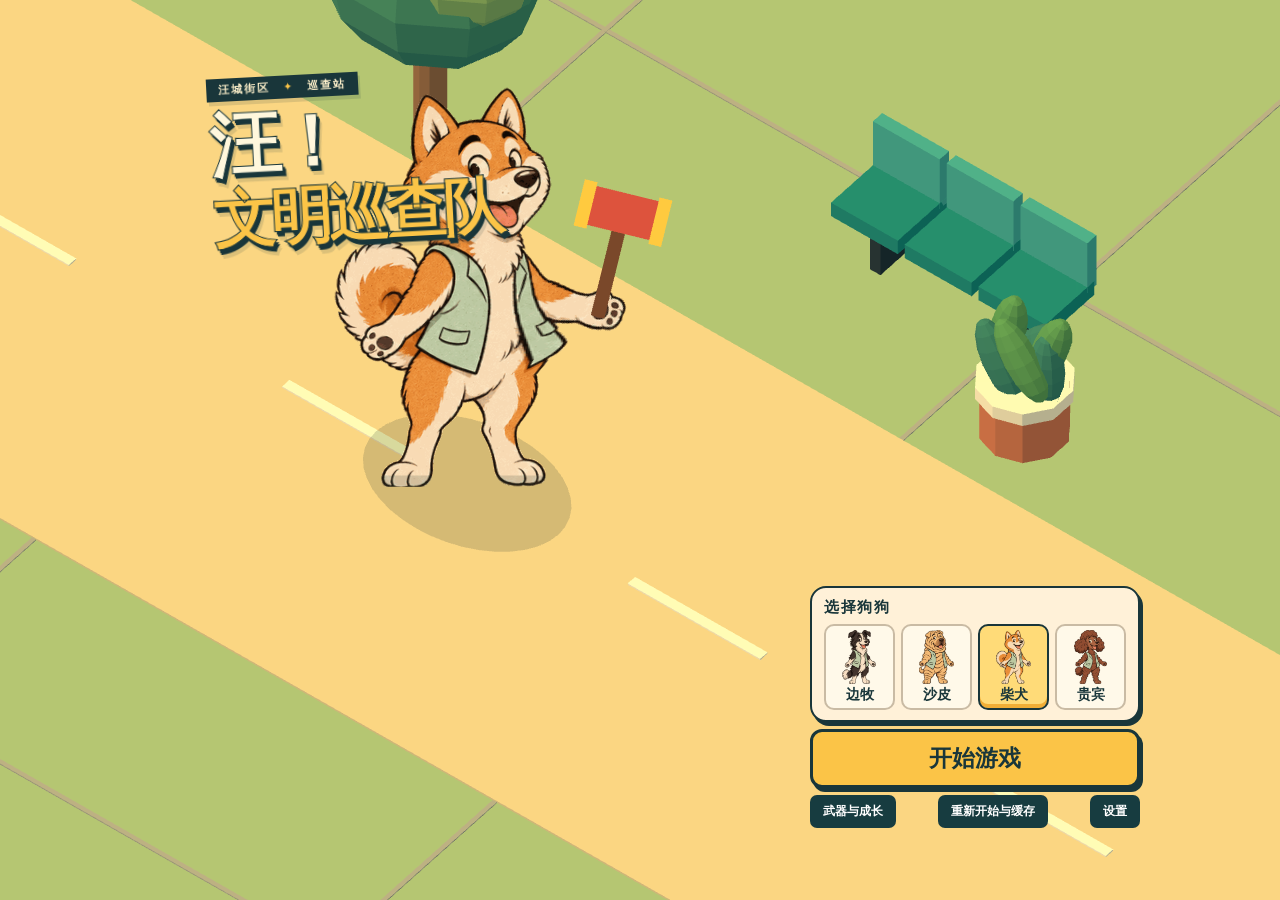
<file: index.html>
<!doctype html>
<html lang="zh-CN"><head><meta charset="utf-8"><meta name="viewport" content="width=device-width,initial-scale=1,viewport-fit=cover,maximum-scale=1"><meta name="theme-color" content="#173c40"><link rel="icon" href="data:,"><title>汪！文明巡查队</title><link rel="stylesheet" href="style.css?v=result2"></head>
<body><main id="game"><canvas id="scene" aria-label="汪城街区，点目的地前往，拖动控制小狗"></canvas><div id="marks"></div>
<section id="home" hidden><header><div class="station">汪城街区　<span>✦</span>　巡查站</div><h1>汪！<br><strong>文明巡查队</strong></h1></header><nav aria-label="选择巡查员"><div class="pick"><b>选择狗狗</b><div id="dogs" role="group" aria-label="巡查员"></div></div><button id="start">开始游戏 <span>➜</span></button><div class="navfoot"><button id="shop">武器与成长</button><button id="manage">重新开始与缓存</button><button id="settings">设置</button></div></nav></section>
<section id="hud" hidden><div class="top"><div class="objective"><small id="modeName"></small><b id="objective"></b></div><button id="pause" aria-label="暂停">Ⅱ</button></div><div class="bars"><b id="time"></b><b id="charge"></b><span id="status"></span><span id="energy"><i></i></span></div><div id="hint"></div><div id="stick"><i></i></div><button id="act" aria-label="挥锤"></button></section>
<section id="modal"><article role="dialog" aria-modal="true" aria-labelledby="dialogTitle"><small id="stamp"></small><h2 id="dialogTitle">正在打开巡查站</h2><div id="desc"></div><div id="options"></div></article></section><div id="toast" role="status"></div></main>
<script>
(function(){
  var active=true, timer=setTimeout(function(){show('游戏程序下载时间较长');},15000);
  function show(reason){
    if(!active)return;
    document.getElementById('dialogTitle').textContent='巡查站还没打开';
    document.getElementById('desc').textContent=reason;
    var box=document.getElementById('options');box.textContent='';
    var btn=document.createElement('button');btn.textContent='重新打开完整试玩版';
    btn.onclick=function(){location.href='play.html?retry='+Date.now()};box.appendChild(btn)
  }
  window.addEventListener('error',function(e){
    if(e.target&&e.target.tagName==='SCRIPT')show('程序下载失败，请重试。');
    else if(e.message)show(e.message)
  },true);
  window.patrolBoot={started:function(){active=false;clearTimeout(timer)}}
})();
</script>
<script src="vendor/three.min.js"></script><script src="images.js?v=result2"></script><script src="paper.js?v=result2"></script><script src="street-art.js?v=result2"></script><script src="street.js?v=result2"></script><script src="cels.js?v=result2"></script><script src="districts.js?v=result2"></script><script src="canvas-view.js?v=result2"></script><script src="world.js?v=result2"></script><script src="rush.js?v=result2"></script><script src="game.js?v=result2"></script></body></html>
</file>
<file: style.css>
*{box-sizing:border-box} :root{--ink:#19363a;--paper:#fff3d7;--sun:#fbc447;--mint:#64d6bf;--coral:#ff8662}html,body,#game{margin:0;width:100%;height:100%;overflow:hidden;background:#b0d8cb;color:var(--ink);font-family:"Microsoft YaHei","PingFang SC",system-ui,sans-serif}#game{position:relative;isolation:isolate;user-select:none;-webkit-user-select:none}button{font:inherit;font-weight:800;color:inherit;cursor:pointer;-webkit-tap-highlight-color:transparent;touch-action:manipulation}button:active{translate:0 2px}button:focus-visible{outline:3px solid #f24734}button:disabled{opacity:.55}canvas,#marks,#home,#hud,#modal{position:absolute;inset:0;width:100%;height:100%}canvas{display:block;touch-action:none}#home,#hud,#marks{pointer-events:none}#home header{position:absolute;top:max(4%,env(safe-area-inset-top));left:max(6%,calc((100vw - 860px)/2));transform:rotate(-3deg);filter:drop-shadow(2px 4px 0 #17373922)}.station{display:inline-block;background:var(--ink);color:#fff2cc;padding:4px 12px;font-size:11px;letter-spacing:.18em;font-weight:900}.station span{color:var(--sun)}h1{font-size:clamp(44px,min(13vw,8vh),82px);line-height:.98;margin:9px 0 0;color:#fff7dc;font-weight:1000;letter-spacing:-.08em;-webkit-text-stroke:1px var(--ink);text-shadow:2px 3px var(--ink),3px 5px var(--ink)}h1 strong{color:var(--sun);font-size:.88em}nav{pointer-events:auto;position:absolute;width:min(88%,370px);left:50%;bottom:max(3%,env(safe-area-inset-bottom));transform:translateX(-50%);display:grid;gap:7px}.mission{display:flex;align-items:center;text-align:left;border:2px solid var(--ink);border-radius:11px;background:var(--paper);box-shadow:3px 3px 0 var(--ink);gap:12px;padding:6px 14px;min-height:49px}.mission i{display:grid;place-items:center;width:35px;height:35px;background:var(--sun);border:1.8px solid var(--ink);border-radius:8px;transform:rotate(-6deg);font:900 25px system-ui}.mission:nth-child(2) i{background:var(--coral)}.mission:nth-child(3) i{background:var(--mint)}.mission span{display:flex;align-items:baseline;gap:10px}.mission b{font-size:18px}.mission small{font-size:11px;color:#526665}.mission em{margin-left:auto;font:900 27px system-ui}.navfoot{display:flex;justify-content:space-between}.navfoot button{background:#173c40;color:white;border:0;padding:8px 13px;border-radius:7px;font-size:12px}.top,.bars{position:absolute;left:max(13px,env(safe-area-inset-left));right:max(13px,env(safe-area-inset-right));display:flex;align-items:center;gap:8px}.top{top:max(12px,env(safe-area-inset-top));justify-content:space-between;align-items:flex-start}.objective{background:var(--paper);border:2px solid var(--ink);border-radius:9px;box-shadow:2px 3px 0 var(--ink);padding:7px 12px}.objective small,.objective b{display:block}.objective small,#stamp{font-size:10px;letter-spacing:.16em;color:#376c67;font-weight:900}.objective b{font-size:17px}#pause,#act{pointer-events:auto;background:var(--sun);border:2px solid var(--ink);border-radius:12px;box-shadow:2px 3px 0 var(--ink)}#pause{width:42px;height:42px;background:var(--paper)}.bars{top:calc(max(12px,env(safe-area-inset-top)) + 62px);font-size:12px}.bars b,.bars span:not(#energy){background:var(--ink);color:white;border-radius:6px;padding:4px 9px}.bars b{color:var(--sun)}#energy{width:61px;height:10px;background:#2c4848;border-radius:8px;border:2px solid var(--ink);overflow:hidden}#energy i{display:block;height:100%;background:#67e4b8}#hint{position:absolute;bottom:max(92px,calc(env(safe-area-inset-bottom) + 80px));left:50%;transform:translateX(-50%);border-radius:10px;padding:7px 12px;background:#17363aeb;color:white;text-align:center;width:max-content;max-width:88%;font-size:13px;font-weight:700}#stick{position:absolute;bottom:max(17px,env(safe-area-inset-bottom));left:18px;width:67px;height:67px;border:2px dashed #fff9;border-radius:50%;background:#153d4244;display:grid;place-items:center}#stick i{width:29px;height:29px;background:#fffa;border:2px solid #24494b;border-radius:50%}#act{position:absolute;right:18px;bottom:max(21px,env(safe-area-inset-bottom));min-width:82px;height:49px;font-size:16px}.marker{pointer-events:auto;position:absolute;transform:translate(-50%,-100%);padding:4px 7px;font-size:12px;white-space:nowrap;background:#ffefbf;border:1.6px solid var(--ink);border-radius:7px;box-shadow:1px 2px 0 var(--ink);font-weight:900}.marker.clue{background:#7ce2c7}.marker.used{opacity:.55}.float{position:absolute;transform:translate(-50%,-100%) rotate(-9deg);font-size:26px;color:#fff079;font-weight:1000;text-shadow:2px 2px #19363a,-1px -1px #19363a;pointer-events:none}#modal{display:grid;place-items:center;background:#162e3390;pointer-events:auto;padding:16px;z-index:4}article{background:var(--paper);padding:24px;border:3px solid var(--ink);box-shadow:5px 6px 0 var(--ink);border-radius:15px;width:min(100%,380px);max-height:88%;overflow:auto}h2{font-size:28px;margin:5px 0 9px}#desc{line-height:1.65;font-size:15px;white-space:pre-line}#options{display:grid;gap:9px;margin-top:16px}#options button{padding:9px;border:2px solid var(--ink);border-radius:8px;background:white}#options button:first-child{background:var(--sun)}#toast{position:absolute;top:30%;left:50%;transform:translateX(-50%);background:var(--ink);color:white;border-radius:8px;padding:8px 13px;font-size:13px;pointer-events:none;z-index:6;text-align:center;max-width:90%;width:max-content}#toast:empty{display:none}[hidden]{display:none!important}@media(min-aspect-ratio:6/5){nav{left:unset;right:max(5%,calc((100vw - 1000px)/2));transform:none;width:min(32%,330px);bottom:8%}#home header{top:8%}}@media(max-height:550px){nav{gap:4px}.mission{min-height:37px;padding:3px 8px}.mission i{height:26px;width:26px;font-size:19px}.navfoot button{padding:5px 8px}}
#options:has(.art-choice){grid-template-columns:1fr 1fr}#options button.art-choice{height:88px;padding:58px 3px 3px;background-repeat:no-repeat;background-size:auto 49px;background-position:center 5px;background-color:#fffaf0;font-size:13px}#options:has(.art-choice) button:not(.art-choice){grid-column:1/-1}
@media (pointer:coarse),(max-width:700px){#act{min-width:116px;height:76px;font-size:22px;border-radius:20px}#stick{width:96px;height:96px}#stick i{width:42px;height:42px}#pause{width:58px;height:54px;font-size:21px}#hint{bottom:calc(122px + env(safe-area-inset-bottom))}.mission{min-height:55px}.navfoot button,#options button{min-height:48px;font-size:15px}.marker{min-width:48px;min-height:42px;font-size:15px}}


/* 朋友试玩的出勤面板 */
.pick{background:#fff1d8;border:2px solid var(--ink);border-radius:16px;padding:10px 12px;box-shadow:3px 4px var(--ink)}
.pick>b{display:block;font-size:15px;letter-spacing:.1em;margin-bottom:7px}
#dogs{display:grid;grid-template-columns:repeat(4,1fr);gap:6px}
#dogs button{border:2px solid #c9bba4;border-radius:10px;background-color:#fff9e9;background-repeat:no-repeat;background-position:center 4px;background-size:auto 54px;padding:60px 0 4px;font-size:14px}
#dogs button[aria-pressed=true]{border-color:var(--ink);background-color:#ffdb78;box-shadow:inset 0 -4px #f1ae36}
#start{padding:11px 20px;background:var(--sun);border:3px solid var(--ink);border-radius:12px;font-size:23px;box-shadow:3px 4px var(--ink)}
#start span{padding-left:10px}
#stick,#act{touch-action:none;min-width:0;clip-path:ellipse(50% 50% at 50% 50%);border-radius:50%}
#stick{pointer-events:auto;bottom:calc(env(safe-area-inset-bottom) + 8px);border:3px solid #fff4cebb;background:radial-gradient(ellipse,#2a56576b 38%,#23494987 39%,#17454c64 65%,#fff3c57a 67%,#23474d8f 70%);color:#fff3cc}
#stick i{height:42%;width:42%;border:3px solid #13383ec9;background:#ebedd2ae;box-shadow:0 3px 0 #243f4266}
#act{display:flex;flex-direction:column;align-items:center;justify-content:center;gap:0;background:radial-gradient(ellipse at 37% 25%,#ffdc71 0%,#ffbd3f 48%,#f18c26 72%,#d36b1a 95%);border:5px solid #42291e;box-shadow:inset 0 0 0 3px #ffe7a4,inset 0 -9px 0 #ae5726;color:#402518;font-size:clamp(19px,4vw,28px);font-weight:1000;line-height:1.05}
#act::before{content:"";width:52%;height:49%;background:center/contain no-repeat url("art/hammer-key.png");pointer-events:none}
#act:active{filter:brightness(1.14);transform:scale(.96)}
#hint{bottom:auto;top:calc(max(12px,env(safe-area-inset-top)) + 95px);padding:5px 10px;font-size:12px}
@media(max-height:480px){#dogs button{background-size:auto 34px;padding-top:38px}.pick{padding:4px 8px}.pick>b{margin:0}#start{padding:4px 12px}}

#act::before{width:85%;height:88%}

.command{font-size:23px;color:#ffde73;transform:translate(-50%,-70%)}

#options:has([data-art="scooter"]){grid-template-columns:1fr}#options button[data-art="scooter"]{height:auto;min-height:50px;background-position:12px center;background-size:40px auto;padding:8px 8px 8px 50px}

#hint:empty{display:none}
.bars{gap:5px;flex-wrap:wrap;font-variant-numeric:tabular-nums}
.bars #time,.bars #charge{font-size:clamp(16px,4.4vw,21px);line-height:1.15;padding:5px 8px;border:2px solid #224746;color:#fff1ae;background:#234142}
.bars #charge{color:#a6f6da}
.bars [data-low="true"]:is(#time,#charge){background:#982f24;color:#fff;border-color:#ffd5a7}
.bars [data-low="true"]::before{content:"! ";font-weight:900}
.bars #energy{display:none}
#hint{top:calc(max(12px,env(safe-area-inset-top)) + 105px)}
</file>
